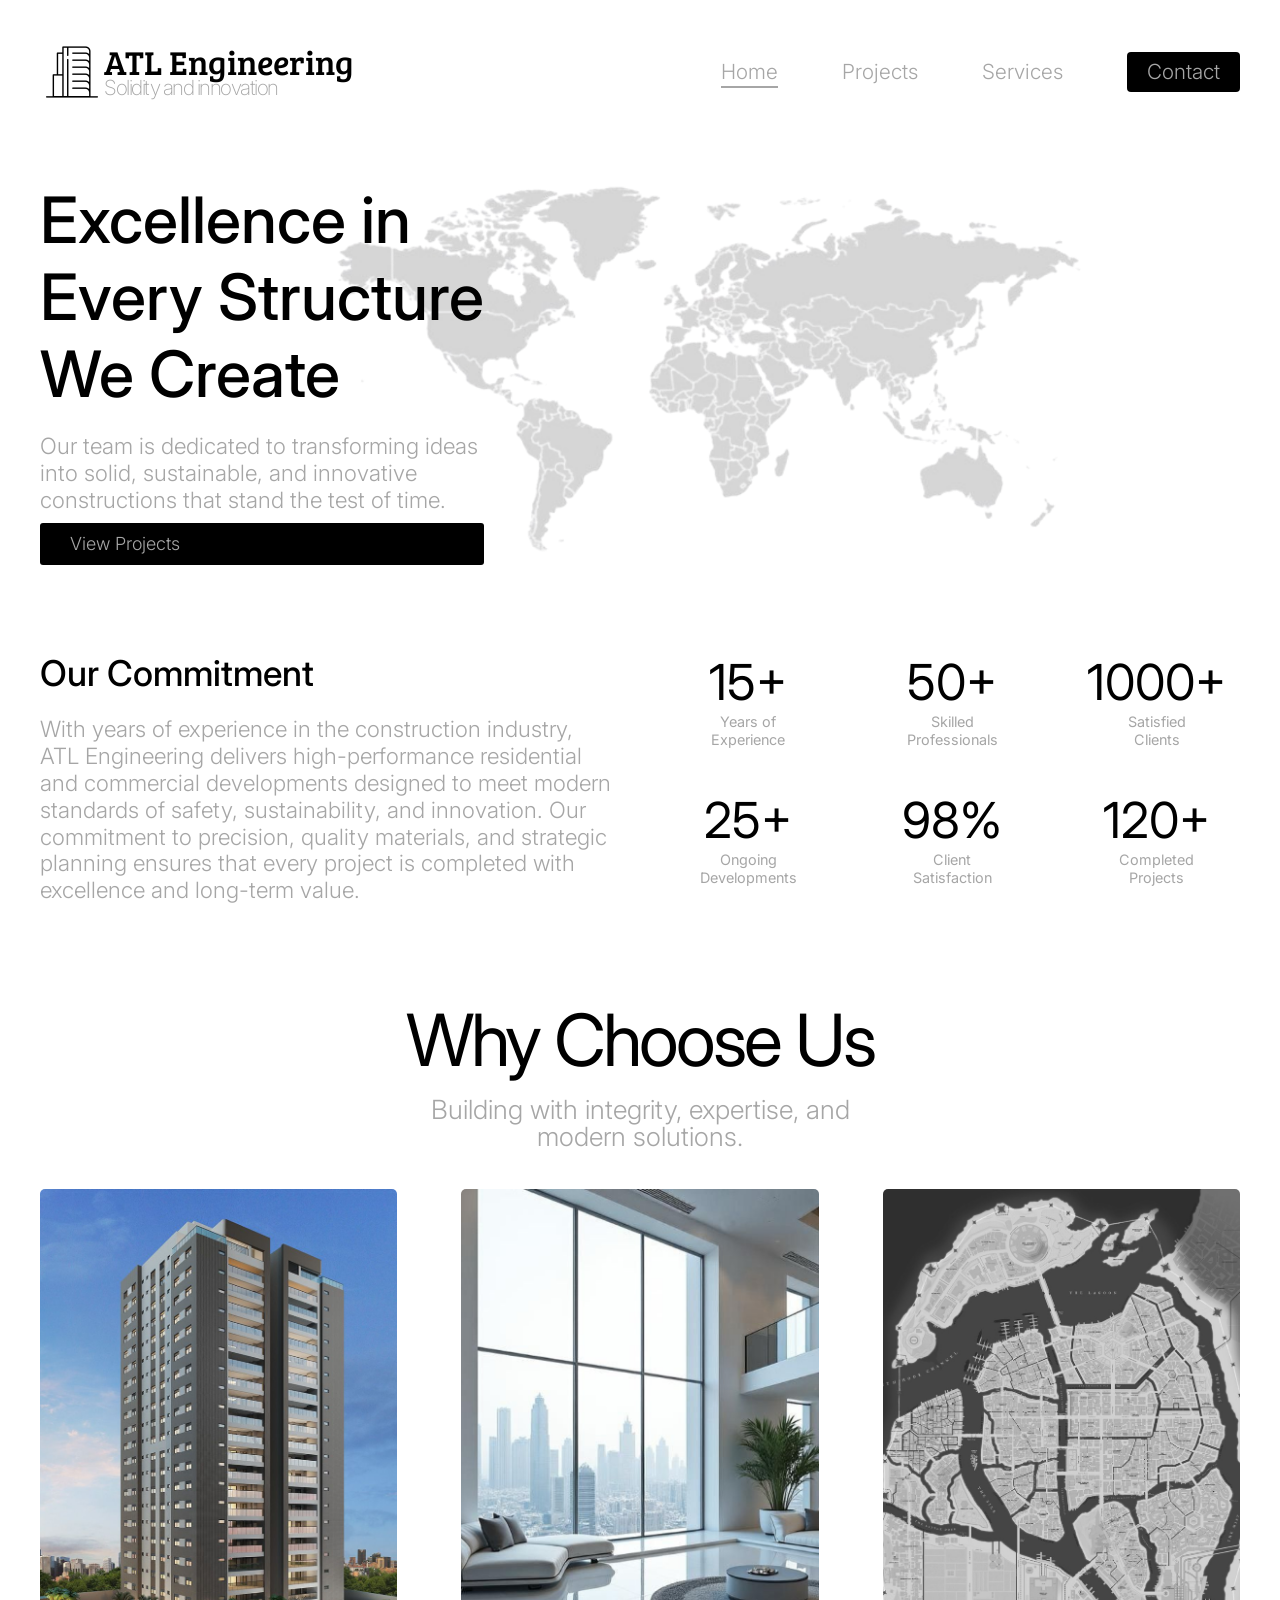
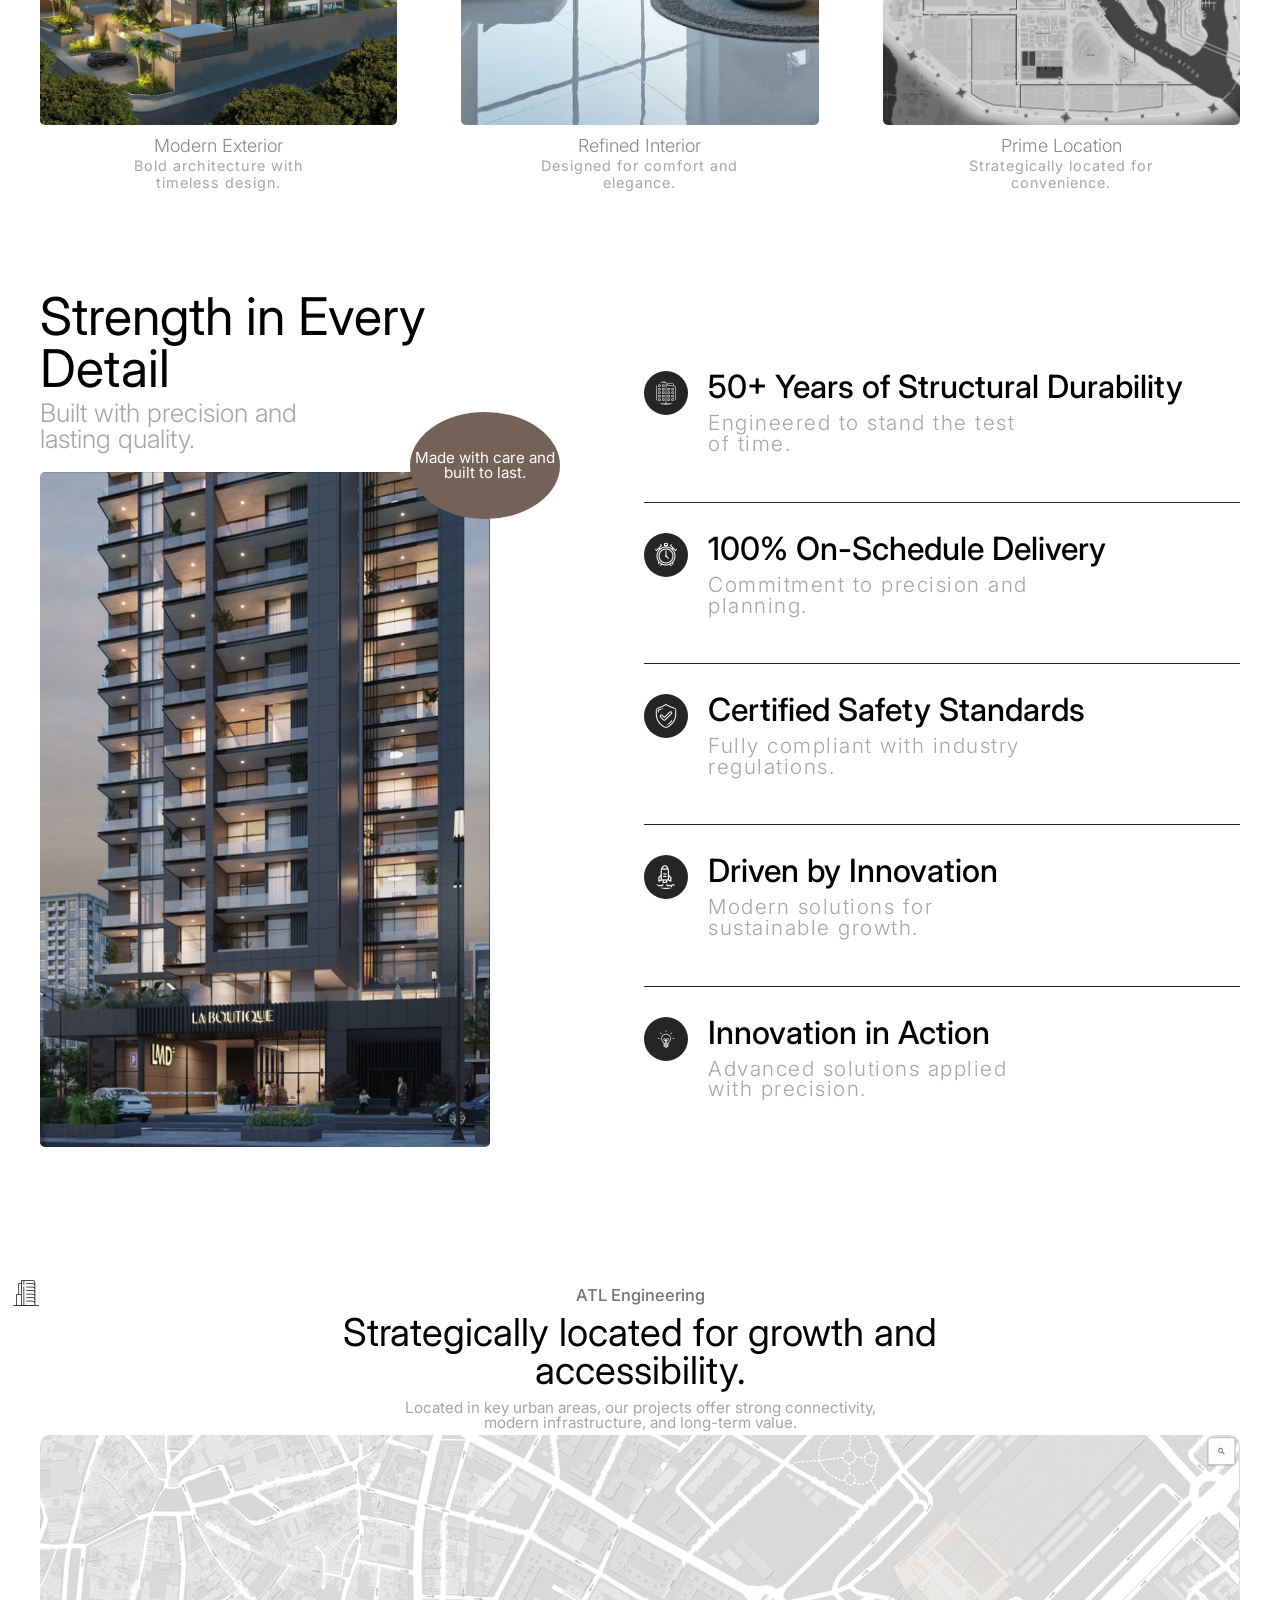
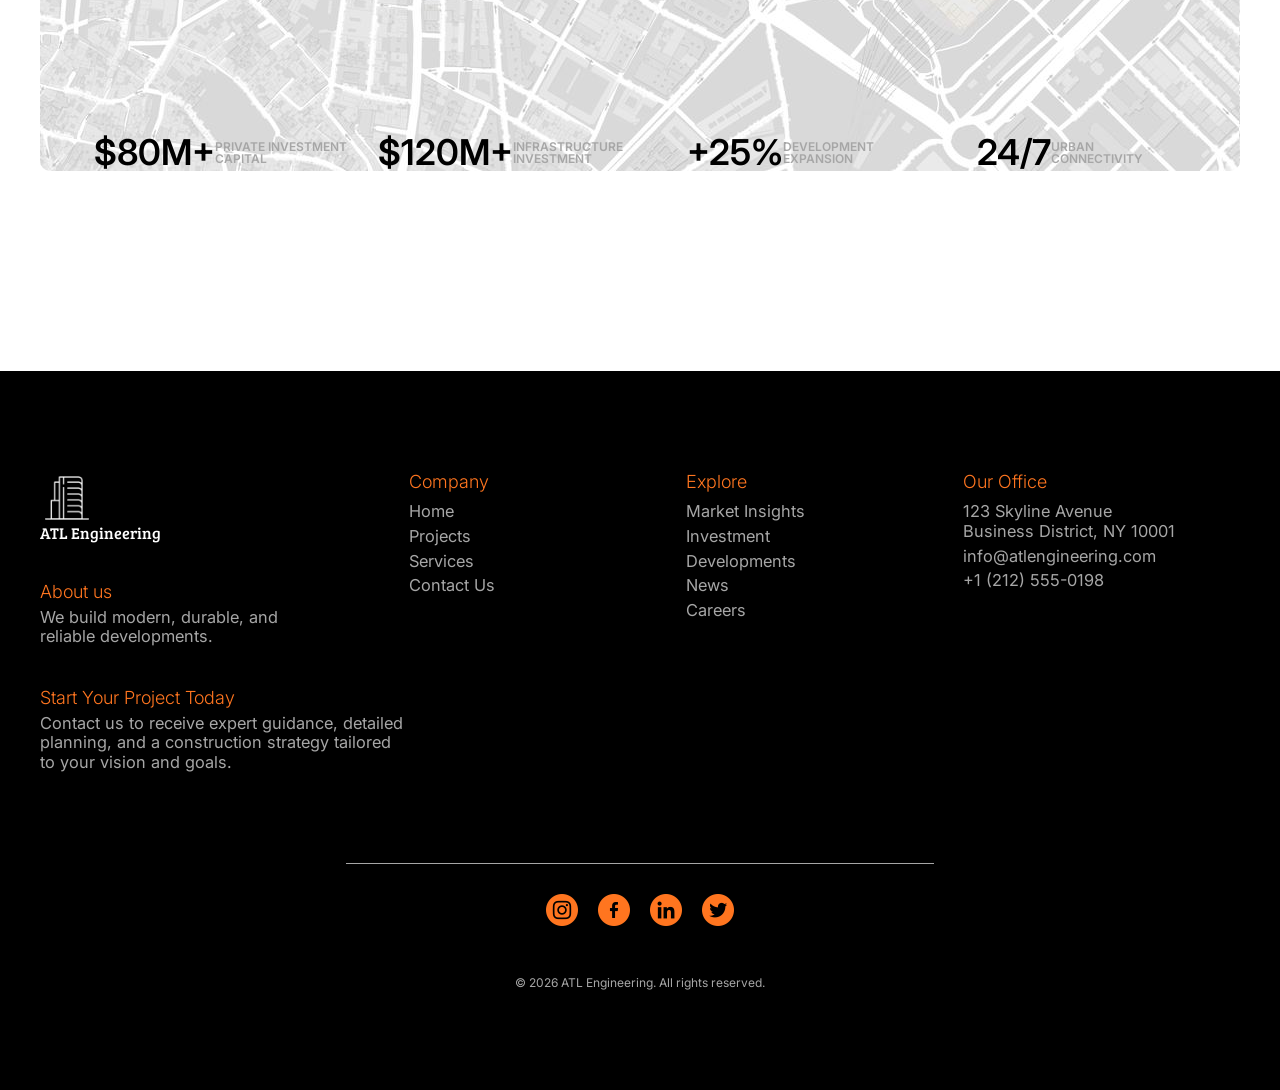
<file: index.html>
<!DOCTYPE html>
<html lang="en">

<head>
  <meta charset="UTF-8">
  <meta name="viewport" content="width=device-width, initial-scale=1.0">
  <title>Atlas Engineering</title>
  <meta name="description" content="Modern multi-page construction company website built with HTML, CSS Grid, and Flexbox, showcasing engineering projects, services, and development solutions.">

  <link rel="preconnect" href="https://fonts.googleapis.com">
  <link rel="preconnect" href="https://fonts.gstatic.com" crossorigin>

  <link href="https://fonts.googleapis.com/css2?family=Inter:wght@100..900&display=swap" rel="stylesheet">
  <link href="https://fonts.googleapis.com/css2?family=Bree+Serif&display=swap" rel="stylesheet">
  <link rel="preload" href="./css/style.min.css" as="style">
  <link rel="stylesheet" href="./css/style.min.css">
</head>

<body>
  <header class="header-container">
    <div class="header-title">
      <img src="./img/icons/header/apartment.png" alt="apartment icon" width="64" height="64" loading="lazy">
      <div>
        <h1 class="font-1-s">ATL Engineering</h1>
        <span class="font-1-ab co-1">Solidity and innovation</span>
      </div>
    </div>
    <nav>
      <ul class="header-nav font-2-ab">
        <li><a class="co-1 active" href="./">Home</a></li>
        <li><a class="co-1" href="./projects.html">Projects</a></li>
        <li><a class="co-1" href="./services.html">Services</a></li>
        <li><a class="co-1 btn" href="./contact.html">Contact</a></li>
      </ul>
    </nav>
  </header>
  <main class="content-container">
    <div class="content-introduction">
      <h1 class="font-1-ac">Excellence in <br> Every Structure <br> We Create</h1>
      <p class="font-2-ac co-1">Our team is dedicated to transforming ideas into solid, sustainable, and innovative constructions that stand the test of time.</p>
      <a class="btn1 co-1 font-3-ac" href="./projects.html">View Projects</a>
    </div>
    <div class="content-img">
      <img src="./img/home/backgrounds/map.png" alt="map" width="1200" height="600">
    </div>
  </main>
  <section class="statistics-container" id="development">
    <div class="statistics-title">
      <h2 class="font-2-xs">Our Commitment </h2>
      <p class="font-2-ac co-1">With years of experience in the construction industry, ATL Engineering delivers high-performance residential and commercial developments designed to meet modern standards of safety, sustainability, and innovation. Our commitment to precision, quality materials, and strategic planning ensures that every project is completed with excellence and long-term value.</p>
    </div>
    <ul class="statistics-item">
      <li>
        <h3 class="font-1-xs">15+</h3>
        <span class="font-3-xs co-1">Years of <br> Experience</span>
      </li>
      <li>
        <h3 class="font-1-xs">50+</h3>
        <span class="font-3-xs co-1">Skilled <br> Professionals</span>
      </li>
      <li>
        <h3 class="font-1-xs">1000+</h3>
        <span class="font-3-xs co-1">Satisfied <br> Clients</span>
      </li>
      <li>
        <h3 class="font-1-xs">25+</h3>
        <span class="font-3-xs co-1">Ongoing <br> Developments</span>
      </li>
      <li>
        <h3 class="font-1-xs">98%</h3>
        <span class="font-3-xs co-1">Client <br> Satisfaction</span>
      </li>
      <li>
        <h3 class="font-1-xs">120+</h3>
        <span class="font-3-xs co-1">Completed <br> Projects</span>
      </li>
    </ul>
  </section>

  <section class="choose-container" id="news">
    <div class="choose-title">
      <h2 class="font-1-sx">Why Choose Us</h2>
      <p class="font-2-sx co-1">Building with integrity, expertise, and <br> modern solutions.</p>
    </div>
    <ul class="choose-items">
      <li>
        <img src="./img/home/building/building1.png" alt="gray building with modern white" width="735" height="1103" loading="lazy">
        <span class="font-4-sx co-2">Modern Exterior</span>
        <p class="font-3-sx co-1">Bold architecture with <br> timeless design.</p>
      </li>
      <li>
        <img src="./img/home/building/building3.png" alt="modern and elegant white interior" width="735" height="1103" loading="lazy">
        <span class="font-4-sx co-2">Refined Interior</span>
        <p class="font-3-sx co-1">Designed for comfort and <br> elegance.</p>
      </li>
      <li>
        <img src="./img/home/building/location.png" alt="gray building with modern white" width="735" height="1103" loading="lazy">
        <span class="font-4-sx co-2">Prime Location</span>
        <p class="font-3-sx co-1">Strategically located for <br> convenience.</p>
      </li>
    </ul>
  </section>

  <section class="certificate-container" id="marketinsights">
    <div class="certificate-introduction">
      <h2 class="font-1-xy">Strength in Every Detail</h2>
      <p class="co-1 font-2-xy">Built with precision and <br> lasting quality.</p>
      <div class="certificate-introduction-img">
        <img class="certificate-img" src="./img/home/building/building2.png" alt="modern brown building" width="735" height="1103" loading="lazy">
      </div>
    </div>
    <ul class="certificate-items">
      <li>
        <img src="./img/icons/home/icon1.png" alt="building icon" width="44" height="44" loading="lazy">
        <div>
          <h3 class="font-3-xy">50+ Years of Structural Durability</h3>
          <p class="font-4-xy co-1">Engineered to stand the test <br> of time.</p>
        </div>
      </li>
      <li>
        <img src="./img/icons/home/icon2.png" alt="clock icon" width="44" height="44" loading="lazy">
        <div>
          <h3 class="font-3-xy">100% On-Schedule Delivery</h3>
          <p class="font-4-xy co-1">Commitment to precision and <br> planning.</p>
        </div>
      </li>
      <li>
        <img src="./img/icons/home/icon3.png" alt="shield icon" width="44" height="44" loading="lazy">
        <div>
          <h3 class="font-3-xy">Certified Safety Standards</h3>
          <p class="font-4-xy co-1">Fully compliant with industry <br> regulations.</p>
        </div>
      </li>
      <li>
        <img src="./img/icons/home/icon4.png" alt="rocket icon" width="44" height="44" loading="lazy">
        <div>
          <h3 class="font-3-xy">Driven by Innovation</h3>
          <p class="font-4-xy co-1">Modern solutions for <br> sustainable growth.</p>
        </div>
      </li>
      <li>
        <img src="./img/icons/home/icon5.png" alt="light icon" width="44" height="44" loading="lazy">
        <div>
          <h3 class="font-3-xy">Innovation in Action</h3>
          <p class="font-4-xy co-1">Advanced solutions applied <br> with precision.</p>
        </div>
      </li>
    </ul>
  </section>

  <section class="investment-container" id="investment">
    <div class="investment-title">
      <h3 class="font-1-yx co-3">ATL Engineering</h3>
      <h2 class="font-2-yx">Strategically located for growth and <br> accessibility.</h2>
      <p class="font-3-yx co-1">Located in key urban areas, our projects offer strong connectivity, <br> modern infrastructure, and long-term value.</p>
    </div>
    <ul class="investment-items">
      <li>
        <span class="font-4-yx co-7">$80M+</span>
        <p class="font-5-yx co-1">Private Investment <br> Capital</p>
      </li>
      <li>
        <span class="font-4-yx co-7">$120M+</span>
        <p class="font-5-yx co-1">Infrastructure <br> Investment</p>
      </li>
      <li>
        <span class="font-4-yx co-7">+25%</span>
        <p class="font-5-yx co-1">Development <br> Expansion</p>
      </li>
      <li>
        <span class="font-4-yx co-7">24/7</span>
        <p class="font-5-yx co-1">Urban <br> Connectivity</p>
      </li>
    </ul>
  </section>
  <footer class="footer-bg">
    <div class="footer-container">
      <div class="footer-introduction">
        <img src="./img/icons/footer/footericon1.png" alt="apartment icon" width="64" height="64" loading="lazy">
        <h1 class="co-0 font-1-ss">ATL Engineering</h1>
        <h3 class="font-2-ss co-5">About us</h3>
        <p class="font-3-ss co-1">We build modern, durable, and <br> reliable developments.</p>
        <h3 class="font-2-ss co-5">Start Your Project Today</h3>
        <p class="font-3-ss co-1">Contact us to receive expert guidance, detailed planning, and a construction strategy tailored to your vision and goals.</p>
      </div>
      <nav>

        <ul class="footer-info">
          <li>
            <h4 class="font-2-ss co-5">Company</h4>
          </li>
          <li><a class="font-3-ss co-1" href="./">Home</a></li>
          <li><a class="font-3-ss co-1" href="./projects.html">Projects</a></li>
          <li><a class="font-3-ss co-1" href="./services.html">Services</a></li>
          <li><a class="font-3-ss co-1" href="./contact.html">Contact Us</a></li>
        </ul>
      </nav>

      <nav>

        <ul class="footer-info">
          <li>
            <h4 class="font-2-ss co-5">Explore</h4>
          </li>
          <li><a class="font-3-ss co-1" href="#marketinsights">Market Insights</a></li>
          <li><a class="font-3-ss co-1" href="#investment">Investment</a></li>
          <li><a class="font-3-ss co-1" href="#development">Developments</a></li>
          <li><a class="font-3-ss co-1" href="#news">News</a></li>
          <li><a class="font-3-ss co-1" href="#investment">Careers</a></li>
        </ul>
      </nav>

      <ul class="footer-info">
        <li>
          <h4 class="font-2-ss co-5">Our Office</h4>
        </li>
        <li>
          <p class="font-3-ss co-1">123 Skyline Avenue <br> Business District, NY 10001</p>
        </li>
        <li><a class="font-3-ss co-1" href="mailto:info@atlengineering.com">info@atlengineering.com</a></li>
        <li><a class="font-3-ss co-1" href="tel:+5531999999999">+1 (212) 555-0198</a></li>
      </ul>
      <ul class="footer-icons">
        <li><a href="./"><img src="./img/icons/footer/instagram.png" alt="instagram icon" width="64" height="64" loading="lazy"></a></li>
        <li><a href="./"><img src="./img/icons/footer/facebook.png" alt="facebook icon" width="64" height="64" loading="lazy"></a></li>
        <li><a href="./"><img src="./img/icons/footer/linkedin.png" alt="linkedin icon" width="64" height="64" loading="lazy"></a></li>
        <li><a href="./"><img src="./img/icons/footer/twitter.png" alt="twitter icon" width="64" height="64" loading="lazy"></a></li>
      </ul>
      <p class="footer-extra font-4-ss co-1">© 2026 ATL Engineering. All rights reserved.</p>
    </div>
  </footer>
</body>

</html>
</file>
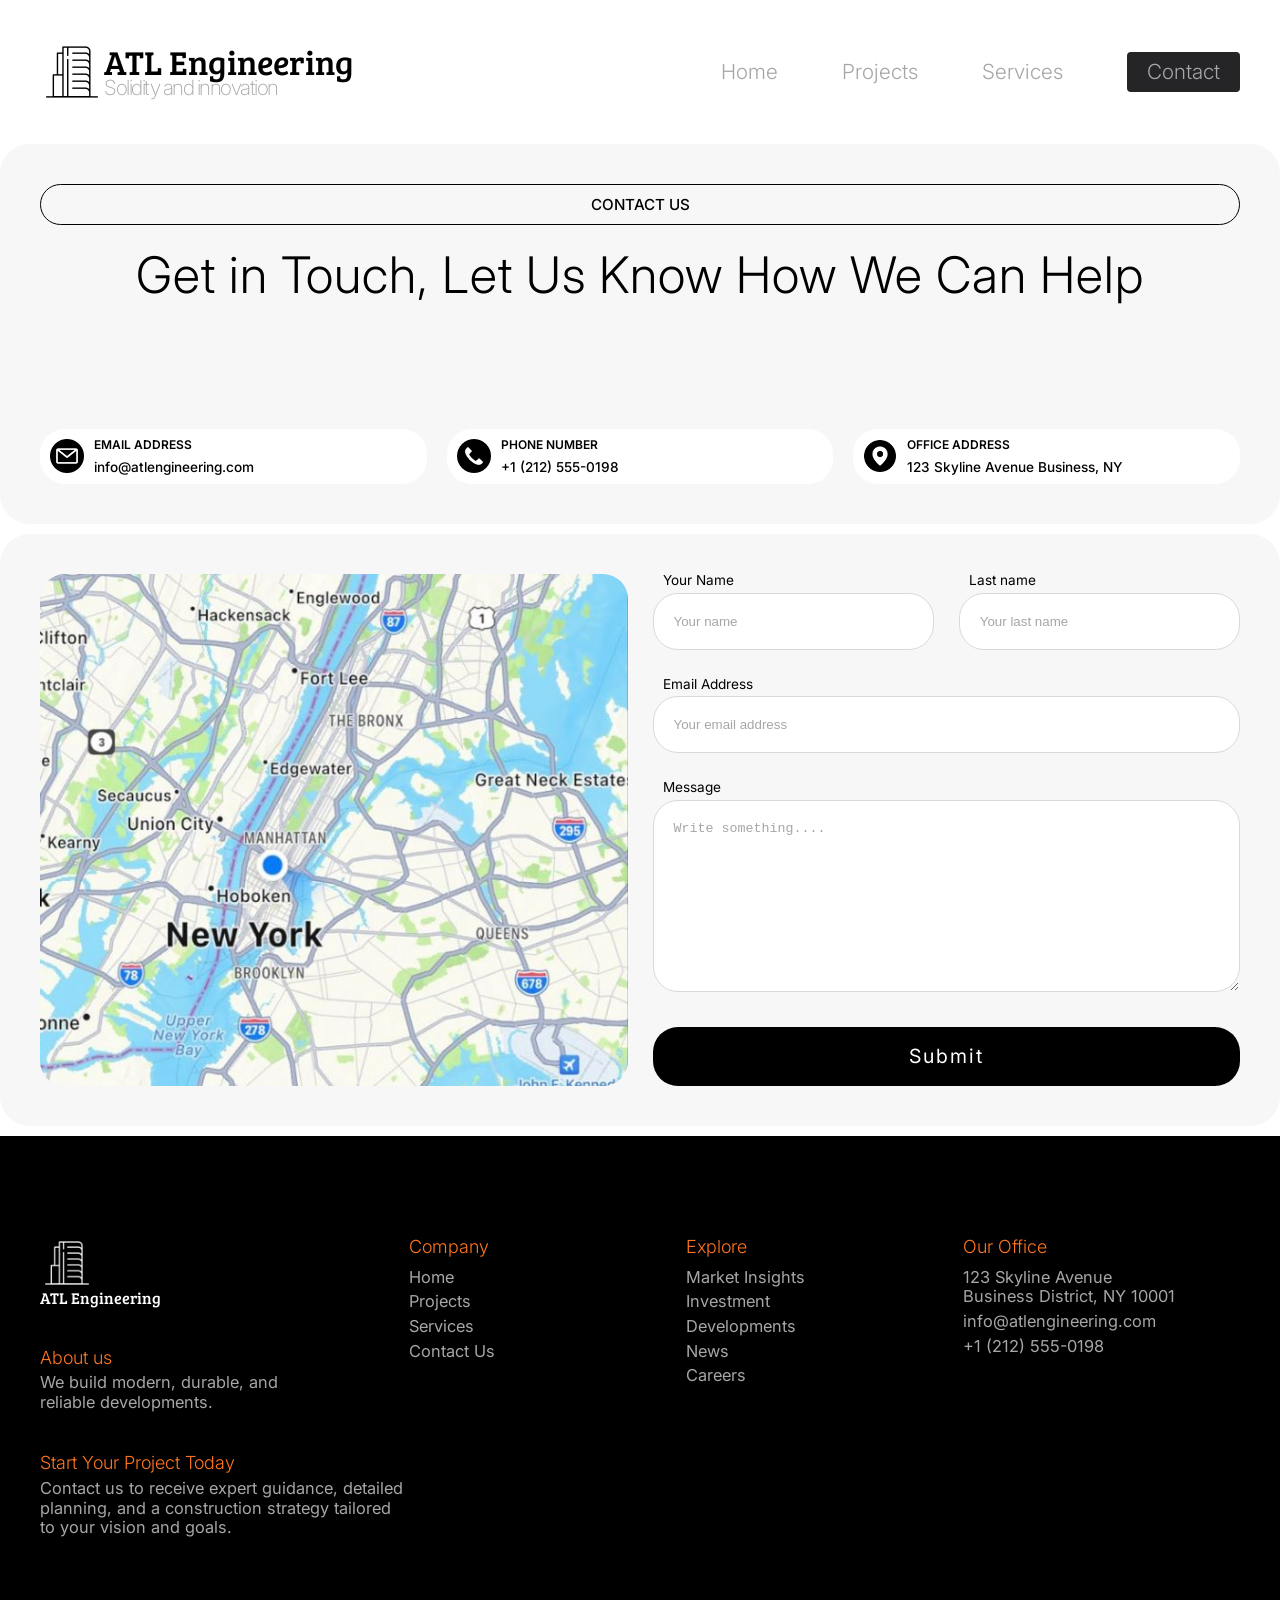
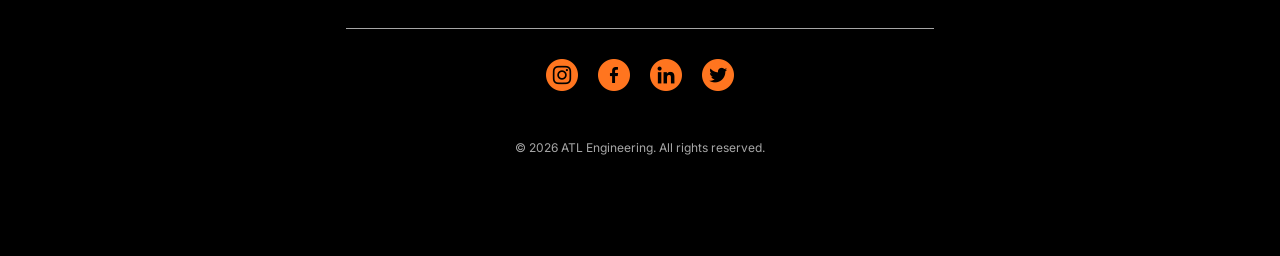
<file: contact.html>
<!DOCTYPE html>
<html lang="en">

<head>
  <meta charset="UTF-8">
  <meta name="viewport" content="width=device-width, initial-scale=1.0">
  <title>ATL - Contact</title>
  <meta name="description" content="Get in touch with our engineering team for expert guidance, project planning, and construction solutions tailored to your needs.">

  <link rel="preconnect" href="https://fonts.googleapis.com">
  <link rel="preconnect" href="https://fonts.gstatic.com" crossorigin>

  <link href="https://fonts.googleapis.com/css2?family=Inter:wght@100..900&display=swap" rel="stylesheet">
  <link href="https://fonts.googleapis.com/css2?family=Bree+Serif&display=swap" rel="stylesheet">
  <link rel="preload" href="./css/style.min.css" as="style">
  <link rel="stylesheet" href="./css/style.min.css">
</head>

<body>
  <header class="header-container">
    <div class="header-title">
      <img src="./img/icons/header/apartment.png" alt="apartment icon" width="64" height="64" loading="lazy">
      <div>
        <h1 class="font-1-s">ATL Engineering</h1>
        <span class="font-1-ab co-1">Solidity and innovation</span>
      </div>
    </div>
    <nav>
      <ul class="header-nav font-2-ab">
        <li><a class="co-1" href="./">Home</a></li>
        <li><a class="co-1" href="./projects.html">Projects</a></li>
        <li><a class="co-1 " href="./services.html">Services</a></li>
        <li><a class="co-1 btn active" href="./contact.html">Contact</a></li>
      </ul>
    </nav>
  </header>

  <section class="contact-container">
    <div class="contact-bg">
      <div class="contact-introduction">
        <h3 class="font-1-xx">CONTACT US</h3>
        <h1 class="font-2-xx">Get in Touch, Let Us Know How We Can Help</h1>
      </div>
      <ul class="contact-introduction-nav">
        <li class="contact-introduction-nav-card">
          <img src="./img/icons/contact/cont2.png" alt="Email icon" width="64" height="64" loading="lazy">
          <div>
            <h4 class="font-3-xx">EMAIL ADDRESS</h4>
            <a class="font-6-xc co-7" href="mailto:info@atlengineering.com">info@atlengineering.com</a>
          </div>
        </li>
        <li class="contact-introduction-nav-card">
          <img src="./img/icons/contact/cont3.png" alt="Tel icon" width="64" height="64" loading="lazy">
          <div>
            <h4 class="font-3-xx">PHONE NUMBER</h4>
            <a class="font-6-xc co-7" href="tel:+12125550198">+1 (212) 555-0198</a>
          </div>
        </li>
        <li class="contact-introduction-nav-card">
          <img src="./img/icons/contact/cont1.png" alt="Locate icon" width="64" height="64" loading="lazy">
          <div>
            <h4 class="font-3-xx">OFFICE ADDRESS</h4>
            <a class="font-6-xc co-7" href="https://www.google.com/maps?q=123+Skyline+Avenue+Business+NY" target="_blank">123 Skyline Avenue Business, NY</a>
          </div>
        </li>
      </ul>
    </div>

    <div class="contact-bg">
      <div class="contact-content">
        <img src="./img/contact/contmap.jpg" alt="New York map" width="645" height="562" loading="lazy">
        <form class="contact-form" action="" method="post">
          <div class="contact-form-item">
            <label class="font-4-xx" for="name">Your Name</label>
            <input id="name" type="text" placeholder="Your name" required>
          </div>
          <div class="contact-form-item">
            <label class="font-4-xx" for="lastname">Last name</label>
            <input id="lastname" type="text" placeholder="Your last name" required>
          </div>

          <div class="contact-form-item">
            <label class="font-4-xx" for="email">Email Address</label>
            <input id="email" type="email" placeholder="Your email address" required>
          </div>

          <div class="contact-form-item">
            <label class="font-4-xx" for="message">Message</label>
            <textarea id="message" placeholder="Write something...."></textarea>
          </div>

          <button class="btn3 co-0 font-7-xc" type="submit">Submit</button>
        </form>
      </div>
    </div>
  </section>

  <footer class="footer-bg">
    <div class="footer-container">
      <div class="footer-introduction">
        <img src="./img/icons/footer/footericon1.png" alt="apartment icon" width="64" height="64" loading="lazy">
        <h1 class="co-0 font-1-ss">ATL Engineering</h1>
        <h3 class="font-2-ss co-5">About us</h3>
        <p class="font-3-ss co-1">We build modern, durable, and <br> reliable developments.</p>
        <h3 class="font-2-ss co-5">Start Your Project Today</h3>
        <p class="font-3-ss co-1">Contact us to receive expert guidance, detailed planning, and a construction strategy tailored to your vision and goals.</p>
      </div>
      <nav>

        <ul class="footer-info">
          <li>
            <h4 class="font-2-ss co-5">Company</h4>
          </li>
          <li><a class="font-3-ss co-1" href="./index.html">Home</a></li>
          <li><a class="font-3-ss co-1" href="./projects.html">Projects</a></li>
          <li><a class="font-3-ss co-1" href="./services.html">Services</a></li>
          <li><a class="font-3-ss co-1" href="./contact.html">Contact Us</a></li>
        </ul>
      </nav>

      <nav>

        <ul class="footer-info">
          <li>
            <h4 class="font-2-ss co-5">Explore</h4>
          </li>
          <li><a class="font-3-ss co-1" href="./projects.html">Market Insights</a></li>
          <li><a class="font-3-ss co-1" href="./projects.html">Investment</a></li>
          <li><a class="font-3-ss co-1" href="./projects.html">Developments</a></li>
          <li><a class="font-3-ss co-1" href="./projects.html">News</a></li>
          <li><a class="font-3-ss co-1" href="./projects.html">Careers</a></li>
        </ul>
      </nav>

      <ul class="footer-info">
        <li>
          <h4 class="font-2-ss co-5">Our Office</h4>
        </li>
        <li>
          <p class="font-3-ss co-1">123 Skyline Avenue <br> Business District, NY 10001</p>
        </li>
        <li><a class="font-3-ss co-1" href="mailto:info@atlengineering.com">info@atlengineering.com</a></li>
        <li><a class="font-3-ss co-1" href="tel:+5531999999999">+1 (212) 555-0198</a></li>
      </ul>
      <ul class="footer-icons">
        <li><a href="./"><img src="./img/icons/footer/instagram.png" alt="instagram icon" width="64" height="64" loading="lazy"></a></li>
        <li><a href="./"><img src="./img/icons/footer/facebook.png" alt="facebook icon" width="64" height="64" loading="lazy"></a></li>
        <li><a href="./"><img src="./img/icons/footer/linkedin.png" alt="linkedin icon" width="64" height="64" loading="lazy"></a></li>
        <li><a href="./"><img src="./img/icons/footer/twitter.png" alt="twitter icon" width="64" height="64" loading="lazy"></a></li>
      </ul>
      <p class="footer-extra font-4-ss co-1">© 2026 ATL Engineering. All rights reserved.</p>
    </div>
  </footer>
</body>

</html>
</file>
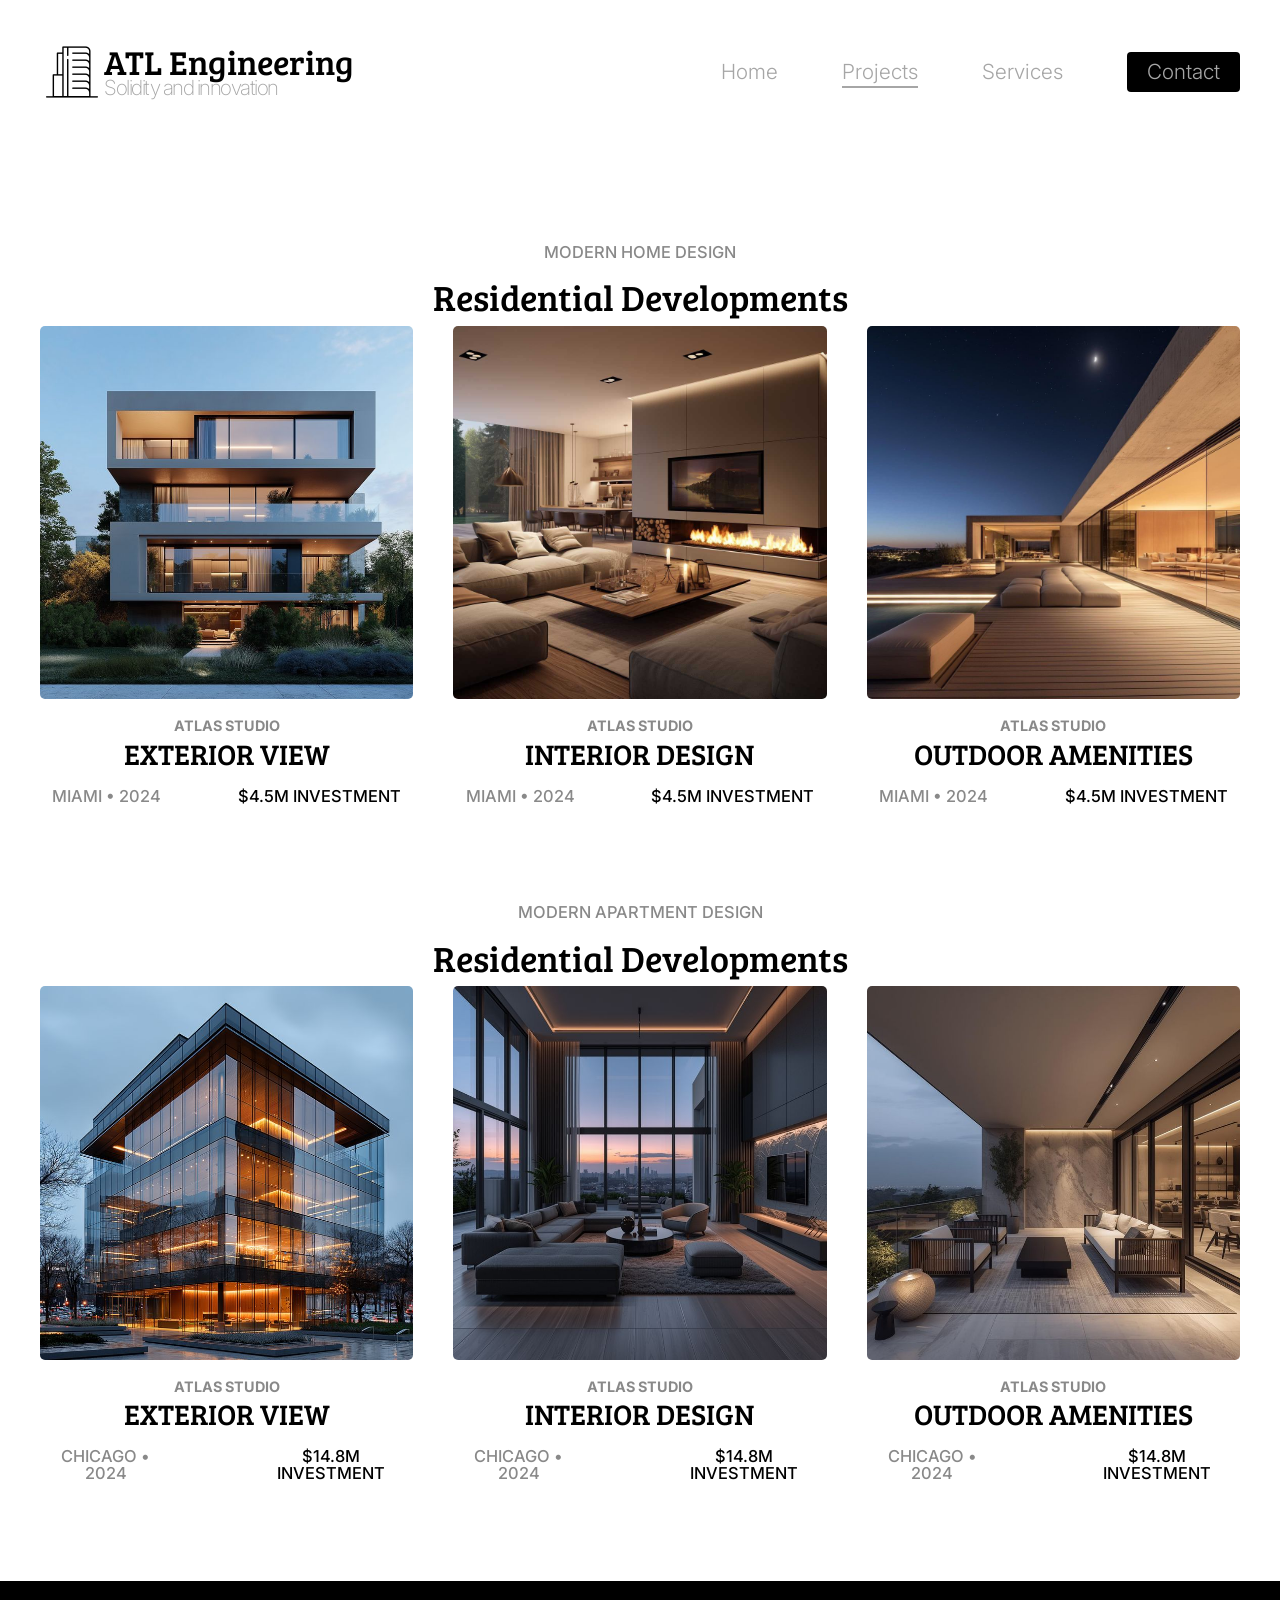
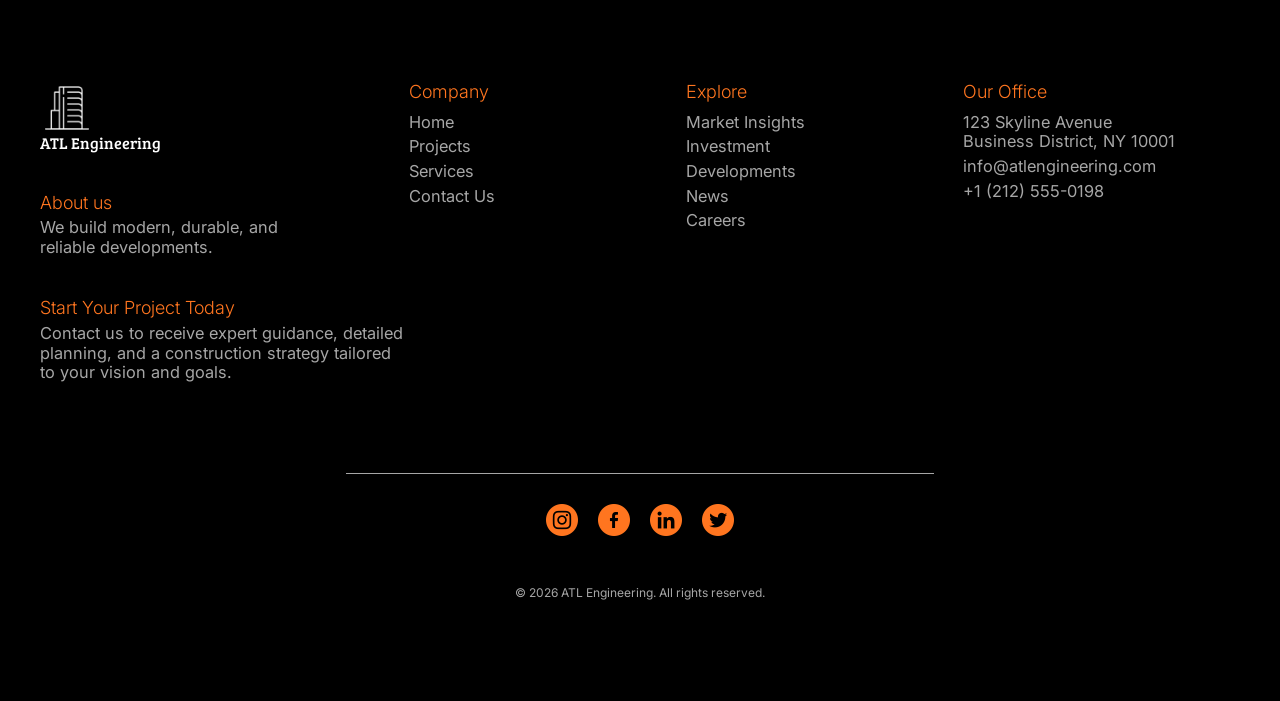
<file: projects.html>
<!DOCTYPE html>
<html lang="en">

<head>
  <meta charset="UTF-8">
  <meta name="viewport" content="width=device-width, initial-scale=1.0">
  <title>ATL - Projects</title>
  <meta name="description" content="Explore our portfolio of modern construction projects, including residential homes, apartments, and innovative architectural developments built with precision and quality.">

  <link rel="preconnect" href="https://fonts.googleapis.com">
  <link rel="preconnect" href="https://fonts.gstatic.com" crossorigin>

  <link href="https://fonts.googleapis.com/css2?family=Inter:wght@100..900&display=swap" rel="stylesheet">
  <link href="https://fonts.googleapis.com/css2?family=Bree+Serif&display=swap" rel="stylesheet">
  <link rel="preload" href="./css/style.min.css" as="style">
  <link rel="stylesheet" href="./css/style.min.css">
</head>

<body>
  <header class="header-container">
    <div class="header-title">
      <img src="./img/icons/header/apartment.png" alt="apartment icon" width="64" height="64" loading="lazy">
      <div>
        <h1 class="font-1-s">ATL Engineering</h1>
        <span class="font-1-ab co-1">Solidity and innovation</span>
      </div>
    </div>
    <nav>
      <ul class="header-nav font-2-ab">
        <li><a class="co-1" href="./index.html">Home</a></li>
        <li><a class="co-1 active" href="./projects.html">Projects</a></li>
        <li><a class="co-1" href="./services.html">Services</a></li>
        <li><a class="co-1 btn" href="./contact.html">Contact</a></li>
      </ul>
    </nav>
  </header>
  <section class="projects-container">
    <div class="projects-introduction">
      <p class="font-3-bc co-2">MODERN HOME DESIGN</p>
      <h1 class="font-4-bc">Residential Developments</h1>
    </div>
    <ul class="projects-info">
      <li class="project-item">
        <img src="./img/projects/exterior2.jpg" alt="modern exterior house" width="64" height="64" loading="lazy" width="736" height="736" loading="lazy">
        <h4 class="font-1-bc co-2">ATLAS STUDIO</h4>
        <h3 class="font-2-bc">EXTERIOR VIEW</h3>
        <div class="project-item-extra font-3-bc">
          <span class="co-2">MIAMI • 2024</span>
          <span class="co-7">$4.5M INVESTMENT</span>
        </div>
      </li>
      <li class="project-item">
        <img src="./img/projects/interior1.jpg" alt="modern exterior house" width="1024" height="1024" loading="lazy">
        <h4 class="font-1-bc co-2">ATLAS STUDIO</h4>
        <h3 class="font-2-bc">INTERIOR DESIGN</h3>
        <div class="project-item-extra font-3-bc">
          <span class="co-2">MIAMI • 2024</span>
          <span class="co-7">$4.5M INVESTMENT</span>
        </div>
      </li>
      <li class="project-item">
        <img src="./img/projects/outdoor1.jpg" alt="modern outdoor house" width="960" height="960" loading="lazy">
        <h4 class="font-1-bc co-2">ATLAS STUDIO</h4>
        <h3 class="font-2-bc">OUTDOOR AMENITIES</h3>
        <div class="project-item-extra font-3-bc">
          <span class="co-2">MIAMI • 2024</span>
          <span class="co-7">$4.5M INVESTMENT</span>
        </div>
      </li>
    </ul>
  </section>
  <section class="projects-container">
    <div class="projects-introduction">
      <p class="font-3-bc co-2">MODERN APARTMENT DESIGN</p>
      <h1 class="font-4-bc">Residential Developments</h1>
    </div>
    <ul class="projects-info">
      <li class="project-item">
        <img src="./img/projects/exterior3.jpg" alt="modern exterior apartment" width="736" height="736" loading="lazy">
        <h4 class="font-1-bc co-2">ATLAS STUDIO</h4>
        <h3 class="font-2-bc">EXTERIOR VIEW</h3>
        <div class="project-item-extra font-3-bc">
          <span class="co-2">CHICAGO • 2024</span>
          <span class="co-7">$14.8M INVESTMENT</span>
        </div>
      </li>
      <li class="project-item">
        <img src="./img/projects/interior2.jpg" alt="modern exterior apartment" width="736" height="736" loading="lazy">
        <h4 class="font-1-bc co-2">ATLAS STUDIO</h4>
        <h3 class="font-2-bc">INTERIOR DESIGN</h3>
        <div class="project-item-extra font-3-bc">
          <span class="co-2">CHICAGO • 2024</span>
          <span class="co-7">$14.8M INVESTMENT</span>
        </div>
      </li>
      <li class="project-item">
        <img src="./img/projects/outdoor2.jpg" alt="modern outdoor apartment" width="736" height="736" loading="lazy">
        <h4 class="font-1-bc co-2">ATLAS STUDIO</h4>
        <h3 class="font-2-bc">OUTDOOR AMENITIES</h3>
        <div class="project-item-extra font-3-bc">
          <span class="co-2">CHICAGO • 2024</span>
          <span class="co-7">$14.8M INVESTMENT</span>
        </div>
      </li>
    </ul>
  </section>
  <footer class="footer-bg">
    <div class="footer-container">
      <div class="footer-introduction">
        <img src="./img/icons/footer/footericon1.png" alt="apartment icon" width="64" height="64" loading="lazy">
        <h1 class="co-0 font-1-ss">ATL Engineering</h1>
        <h3 class="font-2-ss co-5">About us</h3>
        <p class="font-3-ss co-1">We build modern, durable, and <br> reliable developments.</p>
        <h3 class="font-2-ss co-5">Start Your Project Today</h3>
        <p class="font-3-ss co-1">Contact us to receive expert guidance, detailed planning, and a construction strategy tailored to your vision and goals.</p>
      </div>
      <nav>

        <ul class="footer-info">
          <li>
            <h4 class="font-2-ss co-5">Company</h4>
          </li>
          <li><a class="font-3-ss co-1" href="./index.html">Home</a></li>
          <li><a class="font-3-ss co-1" href="./projects.html">Projects</a></li>
          <li><a class="font-3-ss co-1" href="./services.html">Services</a></li>
          <li><a class="font-3-ss co-1" href="./contact.html">Contact Us</a></li>
        </ul>
      </nav>

      <nav>

        <ul class="footer-info">
          <li>
            <h4 class="font-2-ss co-5">Explore</h4>
          </li>
          <li><a class="font-3-ss co-1" href="./projects.html">Market Insights</a></li>
          <li><a class="font-3-ss co-1" href="./projects.html">Investment</a></li>
          <li><a class="font-3-ss co-1" href="./projects.html">Developments</a></li>
          <li><a class="font-3-ss co-1" href="./projects.html">News</a></li>
          <li><a class="font-3-ss co-1" href="./projects.html">Careers</a></li>
        </ul>
      </nav>

      <ul class="footer-info">
        <li>
          <h4 class="font-2-ss co-5">Our Office</h4>
        </li>
        <li>
          <p class="font-3-ss co-1">123 Skyline Avenue <br> Business District, NY 10001</p>
        </li>
        <li><a class="font-3-ss co-1" href="mailto:info@atlengineering.com">info@atlengineering.com</a></li>
        <li><a class="font-3-ss co-1" href="tel:+5531999999999">+1 (212) 555-0198</a></li>
      </ul>
      <ul class="footer-icons">
        <li><a href="./"><img src="./img/icons/footer/instagram.png" alt="instagram icon" width="64" height="64" loading="lazy"></a></li>
        <li><a href="./"><img src="./img/icons/footer/facebook.png" alt="facebook icon" width="64" height="64" loading="lazy"></a></li>
        <li><a href="./"><img src="./img/icons/footer/linkedin.png" alt="linkedin icon" width="64" height="64" loading="lazy"></a></li>
        <li><a href="./"><img src="./img/icons/footer/twitter.png" alt="twitter icon" width="64" height="64" loading="lazy"></a></li>
      </ul>
      <p class="footer-extra font-4-ss co-1">© 2026 ATL Engineering. All rights reserved.</p>
    </div>
  </footer>
</body>

</html>
</file>
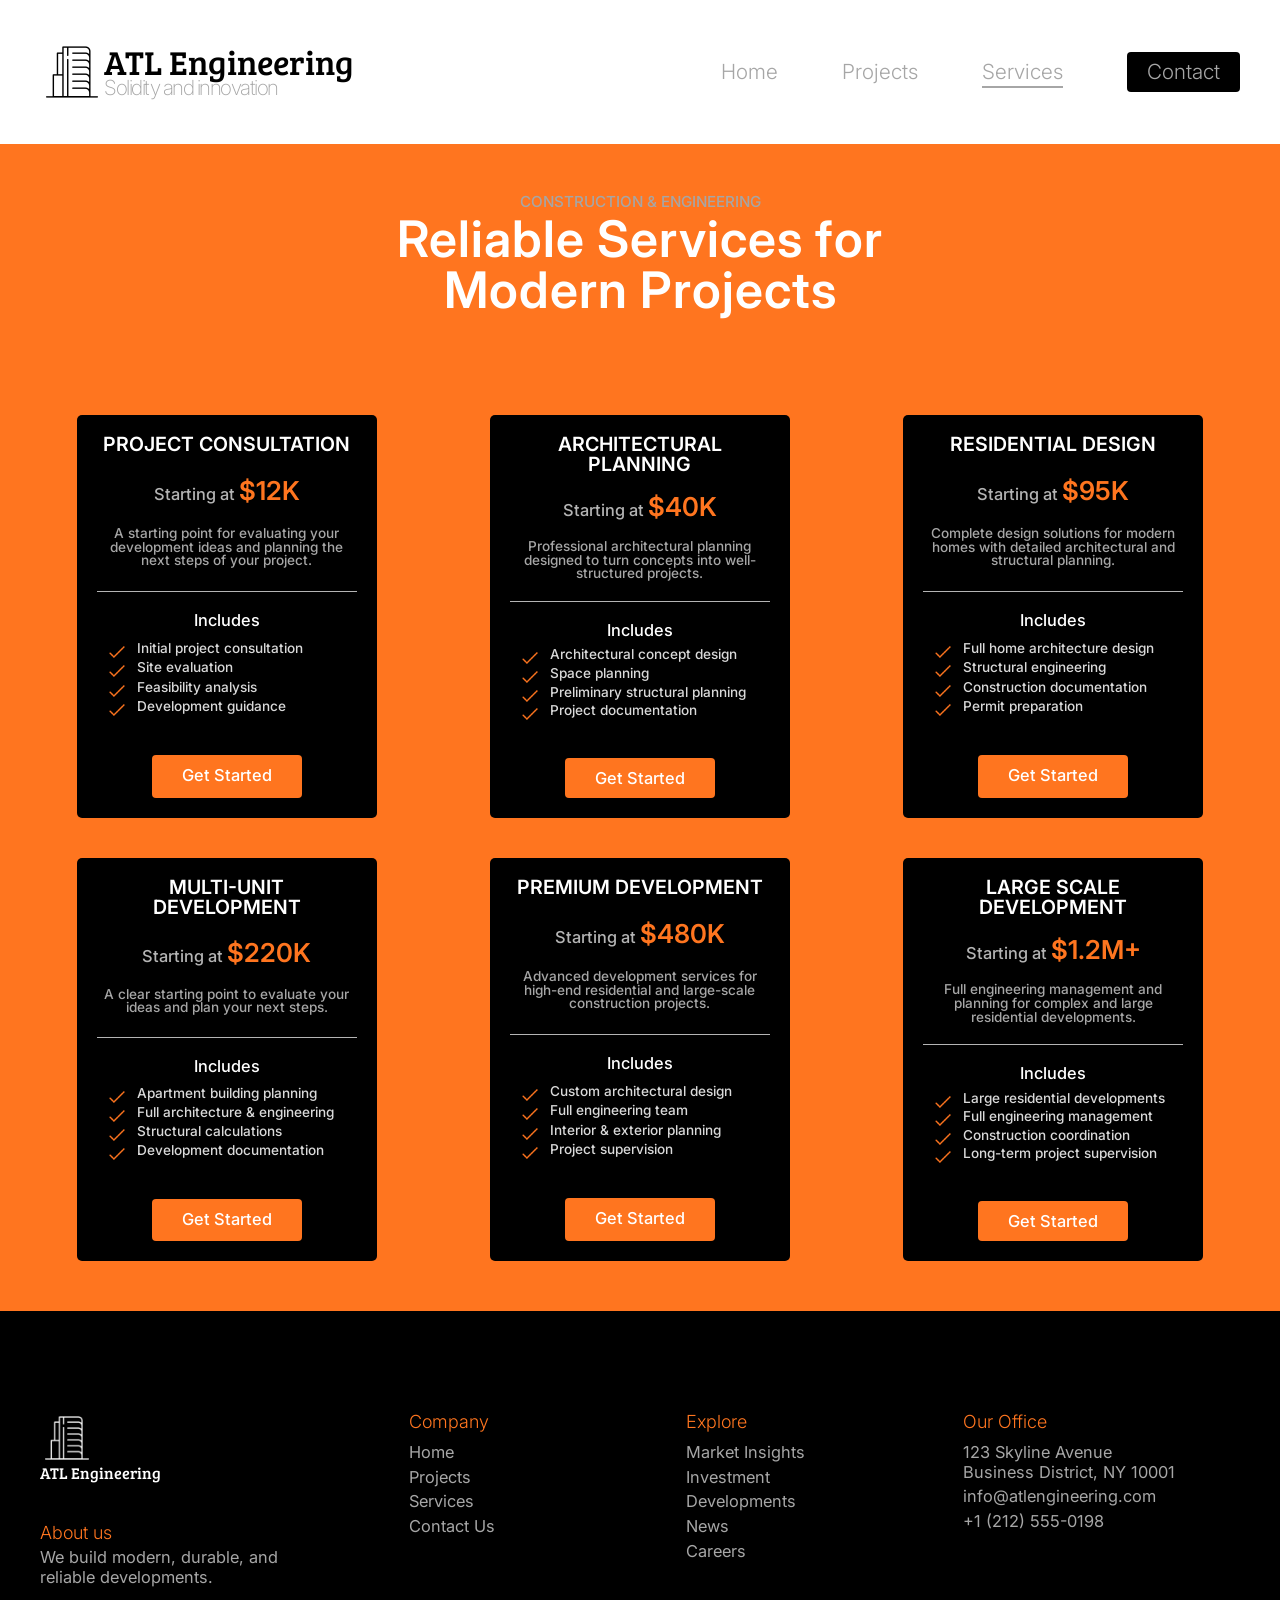
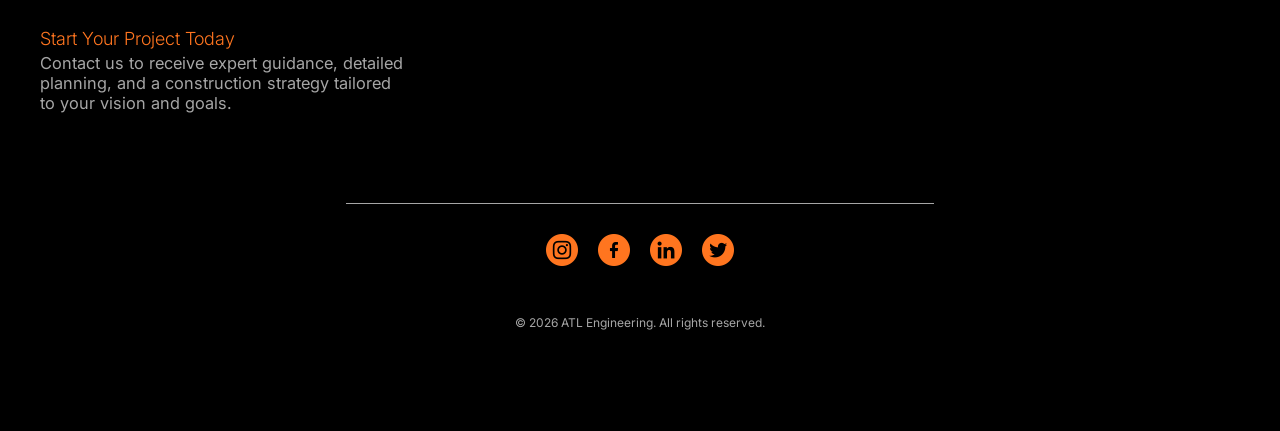
<file: services.html>
<!DOCTYPE html>
<html lang="en">

<head>
  <meta charset="UTF-8">
  <meta name="viewport" content="width=device-width, initial-scale=1.0">
  <title>ATL - Services</title>
  <meta name="description" content="Discover our professional construction and engineering services, from project consultation to large-scale development, tailored for modern and high-quality builds.">

  <link rel="preconnect" href="https://fonts.googleapis.com">
  <link rel="preconnect" href="https://fonts.gstatic.com" crossorigin>

  <link href="https://fonts.googleapis.com/css2?family=Inter:wght@100..900&display=swap" rel="stylesheet">
  <link href="https://fonts.googleapis.com/css2?family=Bree+Serif&display=swap" rel="stylesheet">
  <link rel="preload" href="./css/style.min.css" as="style">
  <link rel="stylesheet" href="./css/style.min.css">
</head>

<body>
  <header class="header-container">
    <div class="header-title">
      <img src="./img/icons/header/apartment.png" alt="apartment icon" width="64" height="64" loading="lazy">
      <div>
        <h1 class="font-1-s">ATL Engineering</h1>
        <span class="font-1-ab co-1">Solidity and innovation</span>
      </div>
    </div>
    <nav>
      <ul class="header-nav font-2-ab">
        <li><a class="co-1" href="./">Home</a></li>
        <li><a class="co-1" href="./projects.html">Projects</a></li>
        <li><a class="co-1 active" href="./services.html">Services</a></li>
        <li><a class="co-1 btn" href="./contact.html">Contact</a></li>
      </ul>
    </nav>
  </header>

  <section class="service-bg">
    <div class="service-container">
      <div class="service-introduction">
        <p class="font-1-xc co-1">CONSTRUCTION & ENGINEERING</p>
        <h1 class="font-2-xc co-0">Reliable Services for <br> Modern Projects</h1>
      </div>
      <ul class="service-plans">
        <li class="service-plans-card">
          <h3 class="font-3-xc co-0">PROJECT CONSULTATION</h3>
          <p class="font-4-xc co-8">Starting at <span class="font-5-xc co-5">$12K</span></p>
          <p class="font-6-xc co-1">A starting point for evaluating your development ideas and planning the next steps of your project.</p>
          <h4 class="font-4-xc co-0">Includes</h4>
          <ul class="service-plans-card-extra font-6-xc co-9">
            <li>Initial project consultation</li>
            <li>Site evaluation</li>
            <li>Feasibility analysis</li>
            <li>Development guidance</li>
          </ul>
          <a class="btn2 font-4-xc co-0" href="./contact.html">Get Started</a>
        </li>
        <li class="service-plans-card">
          <h3 class="font-3-xc co-0">ARCHITECTURAL PLANNING</h3>
          <p class="font-4-xc co-8">Starting at <span class="font-5-xc co-5">$40K</span></p>
          <p class="font-6-xc co-1">Professional architectural planning designed to turn concepts into well-structured projects.</p>
          <h4 class="font-4-xc co-0">Includes</h4>
          <ul class="service-plans-card-extra font-6-xc co-9">
            <li>Architectural concept design</li>
            <li>Space planning</li>
            <li>Preliminary structural planning</li>
            <li>Project documentation</li>
          </ul>
          <a class="btn2 font-4-xc co-0" href="./contact.html">Get Started</a>
        </li>
        <li class="service-plans-card">
          <h3 class="font-3-xc co-0">RESIDENTIAL DESIGN</h3>
          <p class="font-4-xc co-8">Starting at <span class="font-5-xc co-5">$95K</span></p>
          <p class="font-6-xc co-1">Complete design solutions for modern homes with detailed architectural and structural planning.</p>
          <h4 class="font-4-xc co-0">Includes</h4>
          <ul class="service-plans-card-extra font-6-xc co-9">
            <li>Full home architecture design</li>
            <li>Structural engineering</li>
            <li>Construction documentation</li>
            <li>Permit preparation</li>
          </ul>
          <a class="btn2 font-4-xc co-0" href="./contact.html">Get Started</a>
        </li>
        <li class="service-plans-card">
          <h3 class="font-3-xc co-0">MULTI-UNIT DEVELOPMENT</h3>
          <p class="font-4-xc co-8">Starting at <span class="font-5-xc co-5">$220K</span></p>
          <p class="font-6-xc co-1">A clear starting point to evaluate your ideas and plan your next steps.</p>
          <h4 class="font-4-xc co-0">Includes</h4>
          <ul class="service-plans-card-extra font-6-xc co-9">
            <li>Apartment building planning</li>
            <li>Full architecture & engineering</li>
            <li>Structural calculations</li>
            <li>Development documentation</li>
          </ul>
          <a class="btn2 font-4-xc co-0" href="./contact.html">Get Started</a>
        </li>
        <li class="service-plans-card">
          <h3 class="font-3-xc co-0">PREMIUM DEVELOPMENT</h3>
          <p class="font-4-xc co-8">Starting at <span class="font-5-xc co-5">$480K</span></p>
          <p class="font-6-xc co-1">Advanced development services for high-end residential and large-scale construction projects.</p>
          <h4 class="font-4-xc co-0">Includes</h4>
          <ul class="service-plans-card-extra font-6-xc co-9">
            <li>Custom architectural design</li>
            <li>Full engineering team</li>
            <li>Interior & exterior planning</li>
            <li>Project supervision</li>
          </ul>
          <a class="btn2 font-4-xc co-0" href="./contact.html">Get Started</a>
        </li>
        <li class="service-plans-card">
          <h3 class="font-3-xc co-0">LARGE SCALE DEVELOPMENT</h3>
          <p class="font-4-xc co-8">Starting at <span class="font-5-xc co-5">$1.2M+</span></p>
          <p class="font-6-xc co-1">Full engineering management and planning for complex and large residential developments.</p>
          <h4 class="font-4-xc co-0">Includes</h4>
          <ul class="service-plans-card-extra font-6-xc co-9">
            <li>Large residential developments</li>
            <li>Full engineering management</li>
            <li>Construction coordination</li>
            <li>Long-term project supervision</li>
          </ul>
          <a class="btn2 font-4-xc co-0" href="./contact.html">Get Started</a>
        </li>

      </ul>
    </div>
  </section>

  <footer class="footer-bg">
    <div class="footer-container">
      <div class="footer-introduction">
        <img src="./img/icons/footer/footericon1.png" alt="apartment icon" width="64" height="64" loading="lazy">
        <h1 class="co-0 font-1-ss">ATL Engineering</h1>
        <h3 class="font-2-ss co-5">About us</h3>
        <p class="font-3-ss co-1">We build modern, durable, and <br> reliable developments.</p>
        <h3 class="font-2-ss co-5">Start Your Project Today</h3>
        <p class="font-3-ss co-1">Contact us to receive expert guidance, detailed planning, and a construction strategy tailored to your vision and goals.</p>
      </div>
      <nav>

        <ul class="footer-info">
          <li>
            <h4 class="font-2-ss co-5">Company</h4>
          </li>
          <li><a class="font-3-ss co-1" href="./index.html">Home</a></li>
          <li><a class="font-3-ss co-1" href="./projects.html">Projects</a></li>
          <li><a class="font-3-ss co-1" href="./services.html">Services</a></li>
          <li><a class="font-3-ss co-1" href="./contact.html">Contact Us</a></li>
        </ul>
      </nav>

      <nav>

        <ul class="footer-info">
          <li>
            <h4 class="font-2-ss co-5">Explore</h4>
          </li>
          <li><a class="font-3-ss co-1" href="./services.html">Market Insights</a></li>
          <li><a class="font-3-ss co-1" href="./services.html">Investment</a></li>
          <li><a class="font-3-ss co-1" href="./services.html">Developments</a></li>
          <li><a class="font-3-ss co-1" href="./services.html">News</a></li>
          <li><a class="font-3-ss co-1" href="./services.html">Careers</a></li>
        </ul>
      </nav>

      <ul class="footer-info">
        <li>
          <h4 class="font-2-ss co-5">Our Office</h4>
        </li>
        <li>
          <p class="font-3-ss co-1">123 Skyline Avenue <br> Business District, NY 10001</p>
        </li>
        <li><a class="font-3-ss co-1" href="mailto:info@atlengineering.com">info@atlengineering.com</a></li>
        <li><a class="font-3-ss co-1" href="tel:+5531999999999">+1 (212) 555-0198</a></li>
      </ul>
      <ul class="footer-icons">
        <li><a href="./"><img src="./img/icons/footer/instagram.png" alt="instagram icon" width="64" height="64" loading="lazy"></a></li>
        <li><a href="./"><img src="./img/icons/footer/facebook.png" alt="facebook icon" width="64" height="64" loading="lazy"></a></li>
        <li><a href="./"><img src="./img/icons/footer/linkedin.png" alt="linkedin icon" width="64" height="64" loading="lazy"></a></li>
        <li><a href="./"><img src="./img/icons/footer/twitter.png" alt="twitter icon" width="64" height="64" loading="lazy"></a></li>
      </ul>
      <p class="footer-extra font-4-ss co-1">© 2026 ATL Engineering. All rights reserved.</p>
    </div>
  </footer>
</body>

</html>
</file>
<file: css/style.min.css>
*{box-sizing:border-box}body{margin:0;padding:0}blockquote,body,h1,h2,h3,h4,li,p,span,ul{padding:0;margin:0}li{list-style:none}a{text-decoration:none;color:0;display:block}img{display:block;max-width:100%;height:auto;border-radius:5px}button{background:0;border:0;padding:0}label{display:block;margin-bottom:5px}.header-container{display:flex;align-items:center;flex-wrap:wrap;padding:clamp(10px,4vw,40px);justify-content:space-between;max-width:1500px;margin:0 auto}.header-title{display:grid;grid-template-columns:max-content max-content;padding:0;align-items:center}.header-nav{display:flex;flex-wrap:wrap;gap:clamp(45px,5vw,70px);align-items:center}.btn,.header-nav a{padding:8px 0;display:inline-block;position:relative}.btn{padding:10px 20px!important;background-color:var(--co-7);border-radius:4px;transition:.3s}.btn.active{background-color:var(--co-6)}.header-nav a:after{content:"";display:block;height:2px;width:0;background:#a6a6a6;margin-top:4px;position:absolute}.header-nav li:nth-child(4) a::after{display:none}.header-nav a.active::after,.header-nav a:hover::after{width:100%}.header-nav a:hover::after{transition:.3s}.btn:hover{background-color:#353436}@media (max-width:859px){.header-container{justify-content:center}.header-title{margin-bottom:20px}.header-nav{justify-content:center;gap:clamp(5px,5vw,45px)}}.footer-bg{background-color:var(--co-7)}.footer-container{display:grid;grid-template-columns:2fr repeat(3,1.5fr);max-width:1500px;margin:0 auto;padding:100px 40px}.footer-introduction{align-self:self-start}.footer-icons{grid-column:1/-1;justify-self:center}.footer-extra{justify-self:center;grid-column:1/-1}.footer-introduction img{max-width:54px}.footer-introduction h1,.footer-introduction p{margin-bottom:40px}.footer-introduction h3{margin-bottom:5px}.footer-info li h4{margin-bottom:10px}.footer-info li{margin-bottom:5px}.footer-icons{display:flex;gap:20px;margin-top:50px;border-top:solid 1px var(--co-1);padding:30px clamp(75px,20vw,200px);padding-bottom:0;margin-bottom:50px}.footer-icons img{max-width:32px}.footer-info li a:hover{color:var(--co-2)}@media (max-width:853px){.footer-container{grid-template-columns:repeat(3,1fr);justify-items:center;gap:10px}.footer-introduction{text-align:center;justify-items:center;grid-column:1/-1}}@media (max-width:399px){.footer-container{grid-template-columns:1fr;text-align:center}.footer-icons{display:flex;flex-wrap:wrap;justify-content:center;gap:10px;margin-top:15px;padding:30px clamp(15px,3vw,75px);padding-bottom:0;margin-bottom:15px}.footer-introduction p{margin-bottom:15px}}.font-1-s{font:100 clamp(1.5rem, 4vw, 2.1rem)/1 "Bree Serif",serif}.font-1-ab{font:200 clamp(1.1rem, 2.5vw, 1.3rem)/1 Inter,sans-serif;letter-spacing:-1.5px}.font-2-ab{font:300 1.3rem/1 Inter,sans-serif}.font-1-ac{font:500 clamp(2.1rem, 7vw, 4rem)/1.2 Inter,sans-serif}.font-2-ac{font:300 clamp(1rem, 3vw, 1.4rem)/1.2 Inter,sans-serif}.font-3-ac{font:300 clamp(0.957rem, 2vw, 1.125rem)/1.2 Inter,sans-serif}.font-1-xs{font:400 clamp(1.25em, 7vw, 3.1em)/1.2 Inter,sans-serif}.font-2-xs{font:500 clamp(1.5em, 7vw, 2.225rem)/1.2 Inter,sans-serif}.font-3-sx,.font-3-xs{font:400 clamp(0.55em, 7vw, 0.9em)/1.2 Inter,sans-serif}.font-1-sx{font:400 clamp(2.5em, 7vw, 4.5em)/1 Inter,sans-serif;letter-spacing:-3px}.font-2-sx{font:300 clamp(0.9em, 3vw, 1.65em)/1 Inter,sans-serif}.font-3-sx{letter-spacing:1px}.font-4-sx{font:300 clamp(0.55em, 7vw, 1.125em)/1.2 Inter,sans-serif}.font-1-xy{font:400 clamp(2.5em, 5vw, 3.25em)/1 Inter,sans-serif}.font-2-xy{font:300 clamp(1.1em, 3vw, 1.6em)/1 Inter,sans-serif}.font-3-xy{font:500 clamp(1.1em, 3vw, 2em)/1 Inter,sans-serif}.font-4-xy{font:300 clamp(0.875em, 3vw, 1.3em)/1 Inter,sans-serif;letter-spacing:1.5px}.font-1-yx{font:500 clamp(0.765em, 3vw, 1.025em)/1 Inter,sans-serif}.font-2-yx{font:400 clamp(1.765em, 3vw, 2.75em)/1 Inter,sans-serif}.font-3-yx{font:400 clamp(0.65em, 3vw, 0.95em)/1 Inter,sans-serif}.font-4-yx{font:600 clamp(1em, 3vw, 2.225em)/1 Inter,sans-serif}.font-5-yx{font:600 clamp(0.45em, 2vw, 0.75em)/1 Inter,sans-serif;text-transform:uppercase}.font-1-ss{font:100 clamp(0.85rem, 4vw, 1.025rem)/1 "Bree Serif",serif}.font-2-ss{font:300 clamp(0.75em, 3vw, 1.125em)/1.2 Inter,sans-serif}.font-3-ss{font:400 clamp(0.75em, 3vw, 1.025em)/1.2 Inter,sans-serif}.font-4-ss{font:400 clamp(0.65em, 7vw, 0.75em)/1.2 Inter,sans-serif}.font-1-bc{font:700 clamp(0.85rem, 4vw, 0.9rem)/1 Inter,sans-serif}.font-2-bc{font:100 clamp(1.3rem, 4vw, 1.825rem)/1 "Bree Serif",serif}.font-3-bc{font:500 clamp(0.65em, 4vw, 1.025rem)/1 Inter,sans-serif}.font-4-bc{font:100 clamp(1.3rem, 4vw, 2.225rem)/1 "Bree Serif",serif}.font-1-xc{font:500 clamp(0.75rem, 2vw, 0.95rem)/1 Inter,sans-serif}.font-2-xc,.font-2-xx{font:600 clamp(1.85rem, 4.5vw, 3.15rem)/1 Inter,sans-serif;letter-spacing:1px}.font-3-xc,.font-7-xc{font:600 clamp(0.9rem, 4vw, 1.225rem)/1 Inter,sans-serif}.font-4-xc{font:500 clamp(0.75rem, 4.5vw, 1.025rem)/1 Inter,sans-serif}.font-5-xc{font:600 clamp(0.75rem, 4.5vw, 1.625rem)/1 Inter,sans-serif}.font-6-xc{font:500 clamp(0.75rem, 4.5vw, 0.85rem)/1 Inter,sans-serif}.font-7-xc{font-weight:400;letter-spacing:2px}.font-1-xx{font:500 clamp(0.75rem, 2vw, 0.95rem)/1 Inter,sans-serif}.font-2-xx{font-weight:300}.font-3-xx{font:600 clamp(0.55rem, 2vw, 0.75rem)/1 Inter,sans-serif}.font-4-xx{font:400 clamp(0.55rem, 2vw, 0.85rem)/1 Inter,sans-serif}:root{--co-0:#ffffff;--co-1:#a6a6a6;--co-2:#898989;--co-3:#737373;--co-4:#746258;--co-5:#ff751f;--co-6:#252426;--co-7:#000000;--co-8:#b4b4b4;--co-9:#d9d9d9;--co-10:#f7f7f7}.co-0{color:var(--co-0)}.co-1{color:var(--co-1)}.co-2{color:var(--co-2)}.co-3{color:var(--co-3)}.co-4{color:var(--co-4)}.co-5{color:var(--co-5)}.co-6{color:var(--co-6)}.co-7{color:var(--co-7)}.co-8{color:var(--co-8)}.co-9{color:var(--co-9)}.co-10{color:var(--co-10)}.content-container{display:grid;grid-template-columns:1fr auto;padding:0 40px 0 40px;max-width:1500px;margin:clamp(10px,3vw,40px) auto}.content-introduction{z-index:1}.content-introduction h1{white-space:nowrap;margin-bottom:20px}.content-introduction p{max-width:32ch;margin-bottom:10px}.content-img{width:clamp(100px,100%,1200px);transform:translateX(-150px)}.content-img img{width:100%;height:100%;object-fit:cover;object-position:right}.btn1{justify-self:start;padding:10px 30px;background-color:var(--co-7);border-radius:3px;transition:.3s}.btn1:hover{background-color:#353436}@media (max-width:853px){.content-container{justify-items:center;text-align:center}.btn1{justify-self:center}.content-img{display:none}}@media (max-width:658px){.btn1{padding:6px 15px}.content-introduction h1{white-space:initial;margin-bottom:20px}}.statistics-container{display:grid;gap:50px;grid-template-columns:1fr 1fr;padding:50px 40px 50px 40px;max-width:1500px;margin:0 auto}.statistics-title h2{margin-bottom:20px}.statistics-item{display:grid;grid-template-columns:repeat(3,1fr);gap:clamp(10px,3vw,25px) clamp(10px,3vw,60px);text-align:center}@media (max-width:853px){.statistics-container{grid-template-columns:1fr}}@media (max-width:371px){.statistics-item{grid-template-columns:repeat(2,1fr)}}.choose-container{gap:50px;padding:50px 40px 50px 40px;max-width:1500px;margin:0 auto;position:relative}.choose-title{text-align:center}.choose-title h2{margin-bottom:20px}.choose-title p{margin-bottom:40px}.choose-items{display:flex;overflow-x:auto;text-align:center;gap:clamp(10px,5vw,100px)}.choose-items li{min-width:250px}.choose-items img{margin-bottom:10px}@media (max-width:921px){.choose-container::after{content:"→";position:absolute;top:180px;right:45px;color:var(--co-6);animation:seta .5s ease-in 0s infinite alternate}@keyframes seta{from{transform:translateX(0)}to{transform:translateX(8px)}}}.certificate-container{display:grid;grid-template-columns:1.2fr 1.5fr;gap:clamp(10px,10vw,200px);padding:50px 40px 50px 40px;max-width:1500px;margin:0 auto}.certificate-items{display:grid;padding-top:50px}.certificate-introduction h2{margin-bottom:5px}.certificate-introduction p{margin-bottom:20px}.certificate-introduction-img{max-width:450px;position:relative}.certificate-introduction-img::before{content:"Made with care and\A built to last.";font:400 clamp(0.65em, 2.5vw, 0.95em)/1 Inter,sans-serif;white-space:pre-line;text-align:center;color:var(--co-0);background-color:var(--co-4);padding:clamp(25px,3vw,55px) 5px;border-radius:100%;position:absolute;right:-70px;top:-60px}.certificate-introduction-extra p{margin-bottom:10px}.certificate-items h3{margin-bottom:10px}.certificate-items li{display:flex;align-items:start;gap:20px;border-top:solid 1px var(--co-6);padding-top:30px}.certificate-items li img{background-color:var(--co-6);padding:10px;border-radius:100%}.certificate-items li:first-of-type{border-top:none}@media (max-width:853px){.certificate-container{grid-template-columns:1fr;text-align:center;gap:10px}.certificate-items{padding-top:0;text-align:left}.certificate-introduction-img{display:none}.certificate-items li{padding-top:30px}.certificate-items li{padding-bottom:10px;justify-items:center}}.investment-container{padding:clamp(20px,7vw,100px) 40px 200px 40px;max-width:1500px;margin:0 auto}.investment-title{justify-items:center;text-align:center}.investment-title h3{position:relative;margin-bottom:10px}.investment-title h2{margin-bottom:10px}.investment-title p{margin-bottom:5px}.investment-title h3::before{content:"";display:block;background-image:url(../img/icons/header/apartment.png);background-size:contain;background-repeat:no-repeat;height:32px;width:32px;top:-10px;left:-30px;position:absolute}.investment-items{display:grid;grid-template-columns:repeat(4,1fr);flex-wrap:wrap;justify-items:center;background-image:url(../img/home/backgrounds/map2.jpg);border-radius:10px;padding-top:clamp(100px,30vw,300px);padding-left:40px;padding-right:40px}.investment-items li{display:flex;flex-wrap:wrap;justify-self:center;align-items:center}@media (max-width:853px){.investment-items{grid-template-columns:1fr 1fr;gap:20px 10px}}.projects-container{display:grid;max-width:1500px;margin:0 auto;padding:100px 40px 0 40px}.projects-container:nth-of-type(2){margin-bottom:100px}.projects-info{display:flex;overflow-x:auto;overflow-y:hidden;justify-content:space-between;gap:40px;text-align:center}.projects-info li{flex:1 1 450px}.projects-info img{min-width:clamp(270px,30vw,300px);display:block;width:100%;height:auto}.projects-introduction{text-align:center}.projects-introduction p{margin-bottom:20px}.projects-introduction h1{margin-bottom:10px}.project-item-extra{display:flex;justify-content:center;gap:clamp(10px,6vw,100px)}.project-item h4{margin-top:20px;margin-bottom:5px}.project-item h3{margin-bottom:20px}.service-bg{background-color:var(--co-5)}.service-container{display:grid;max-width:1500px;margin:0 auto;padding:50px 40px 0 40px;position:relative}.service-introduction{text-align:center}.service-introduction p{margin-bottom:5px}.service-introduction h1{margin-bottom:clamp(50px,10vw,100px)}.service-plans{display:grid;text-align:center;grid-template-columns:repeat(3,1fr);justify-content:space-between;gap:40px;margin-bottom:50px;overflow-x:auto}.service-plans-card{display:grid;margin:0 auto;max-width:300px;min-width:200px;background-color:var(--co-7);border-radius:5px;padding:20px 20px 20px 20px;align-items:stretch}.service-plans-card h3,.service-plans-card p{margin-bottom:20px}.service-plans-card h4{padding-top:20px;border-top:1px solid #b4b4b4;margin-bottom:10px}.service-plans-card-extra{display:grid;gap:5px;text-align:left;margin-left:40px;margin-bottom:40px}.service-plans-card-extra li{position:relative}.service-plans-card-extra li::before{content:"";position:absolute;display:inline-block;width:20px;height:20px;top:0;left:-30px;background-image:url(../img/icons/services/correcticon.png);background-size:contain;background-repeat:no-repeat}.btn2{background-color:var(--co-5);justify-self:center;padding:12px 30px;border-radius:4px;transition:.2s}.btn2:hover{background-color:#d1621d}@media (max-width:881px){.service-container::after{content:"→";position:absolute;top:180px;right:45px;color:var(--co-6);animation:seta .5s ease-in 0s infinite alternate}}.contact-container{max-width:1700px;margin:0 auto}.contact-introduction{text-align:center;margin-bottom:clamp(40px,10vw,150px)}.contact-introduction h3{margin-bottom:25px;background-color:var(--co-10);border:solid 1px var(--co-7);justify-self:center;padding:12px 30px;border-radius:25px}.contact-bg{background-color:var(--co-10);border-radius:30px;padding:clamp(10px,4vw,40px);margin-bottom:10px}.contact-introduction-nav{display:flex;gap:20px;justify-content:space-between;max-width:1500px;margin:0 auto}.contact-introduction-nav-card{display:flex;flex:1 1 200px;align-items:center;gap:10px;background-color:var(--co-0);padding:10px;border-radius:25px}.contact-introduction-nav-card h4{margin-bottom:10px}.contact-introduction-nav-card img{max-width:34px}.contact-content{display:grid;grid-template-columns:1fr 1fr;gap:25px;align-items:stretch}.contact-form{display:grid;grid-template-columns:1fr 1fr;gap:25px}.contact-form-item:nth-of-type(3),.contact-form-item:nth-of-type(4){grid-column:1/-1}.contact-form-item input,.contact-form-item textarea{padding:20px;border-radius:25px;border:1px solid var(--co-9);box-sizing:border-box}.contact-form-item input,.contact-form-item textarea{width:100%}.contact-form-item label{margin-left:10px}.contact-form-item textarea{height:clamp(120px,15vw,250px)}.contact-content img{max-width:1100px;width:100%;height:100%;object-fit:cover;border-radius:25px}.btn3{padding:20px;background-color:var(--co-7);grid-column:1/-1;border-radius:25px;cursor:pointer;transition:.2s;align-self:self-end}.btn3:hover{background-color:var(--co-6)}.contact-form-item input::placeholder,.contact-form-item textarea::placeholder{color:var(--co-1)}@media (max-width:853px){.contact-introduction-nav{flex-wrap:wrap}.contact-content{grid-template-columns:1fr}.contact-content img{display:none}.contact-form{gap:clamp(10px,3.5vw,25px)}}
</file>
